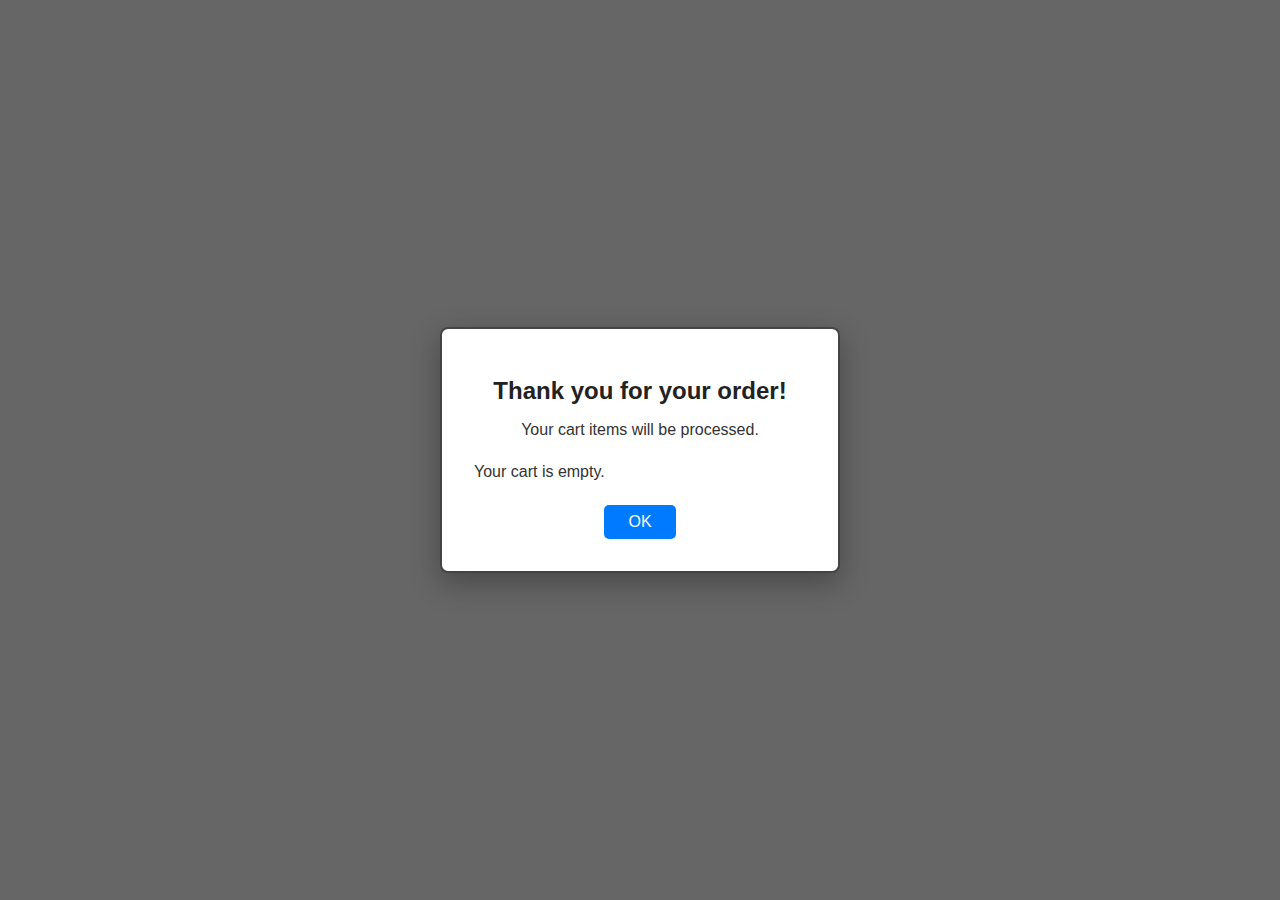
<file: checkout.html>
<!DOCTYPE html>
<html lang="en">
<head>
  <meta charset="UTF-8" />
  <title>Order Confirmation</title>
  <style>
    * {
      box-sizing: border-box;
    }

    body {
      margin: 0;
      padding: 0;
      background-color: rgba(0, 0, 0, 0.6);
      font-family: Arial, sans-serif;
      display: flex;
      justify-content: center;
      align-items: center;
      height: 100vh;
    }

    .dialog-box {
      background-color: #fff;
      width: 400px;
      max-width: 90%;
      border: 2px solid #444;
      border-radius: 8px;
      padding: 2rem;
      text-align: center;
      box-shadow: 0 10px 30px rgba(0,0,0,0.3);
    }

    .dialog-box h1 {
      font-size: 1.5rem;
      color: #222;
      margin-bottom: 1rem;
    }

    .dialog-box p {
      font-size: 1rem;
      color: #333;
      margin-bottom: 1.5rem;
    }

    .cart-summary {
      text-align: left;
      margin-bottom: 1.5rem;
    }

    .cart-item {
      margin-bottom: 0.5rem;
    }

    .cart-item span {
      display: block;
      font-size: 0.9rem;
    }

    .total {
      font-weight: bold;
      margin-top: 1rem;
      text-align: right;
    }

    button {
      padding: 0.5rem 1.5rem;
      font-size: 1rem;
      background-color: #007BFF;
      border: none;
      color: #fff;
      border-radius: 5px;
      cursor: pointer;
    }

    button:hover {
      background-color: #0056b3;
    }
  </style>
</head>
<body>
  <div class="dialog-box">
    <h1>Thank you for your order!</h1>
    <p>Your cart items will be processed.</p>

    <div class="cart-summary" id="cart-summary">
      <!-- Cart items will be injected here -->
    </div>

    <button onclick="closeDialog()">OK</button>
  </div>

  <script>
    const cart = JSON.parse(localStorage.getItem("cart")) || [];
    const summaryContainer = document.getElementById("cart-summary");

    let total = 0;

    if (cart.length === 0) {
      summaryContainer.innerHTML = "<p>Your cart is empty.</p>";
    } else {
      cart.forEach(item => {
        const itemTotal = item.price * item.qty;
        total += itemTotal;

        const itemElement = document.createElement("div");
        itemElement.classList.add("cart-item");
        itemElement.innerHTML = `
          <strong>${item.name}</strong>
          <span>₱${item.price.toLocaleString()} × ${item.qty}</span>
          <span>Subtotal: ₱${itemTotal.toLocaleString()}</span>
        `;
        summaryContainer.appendChild(itemElement);
      });

      const totalEl = document.createElement("div");
      totalEl.className = "total";
      totalEl.textContent = `Total: ₱${total.toLocaleString()}`;
      summaryContainer.appendChild(totalEl);
    }

    function closeDialog() {
      window.location.href = "product.html"; // Redirect back to homepage or product page
    }
  </script>
</body>
</html>
</file>
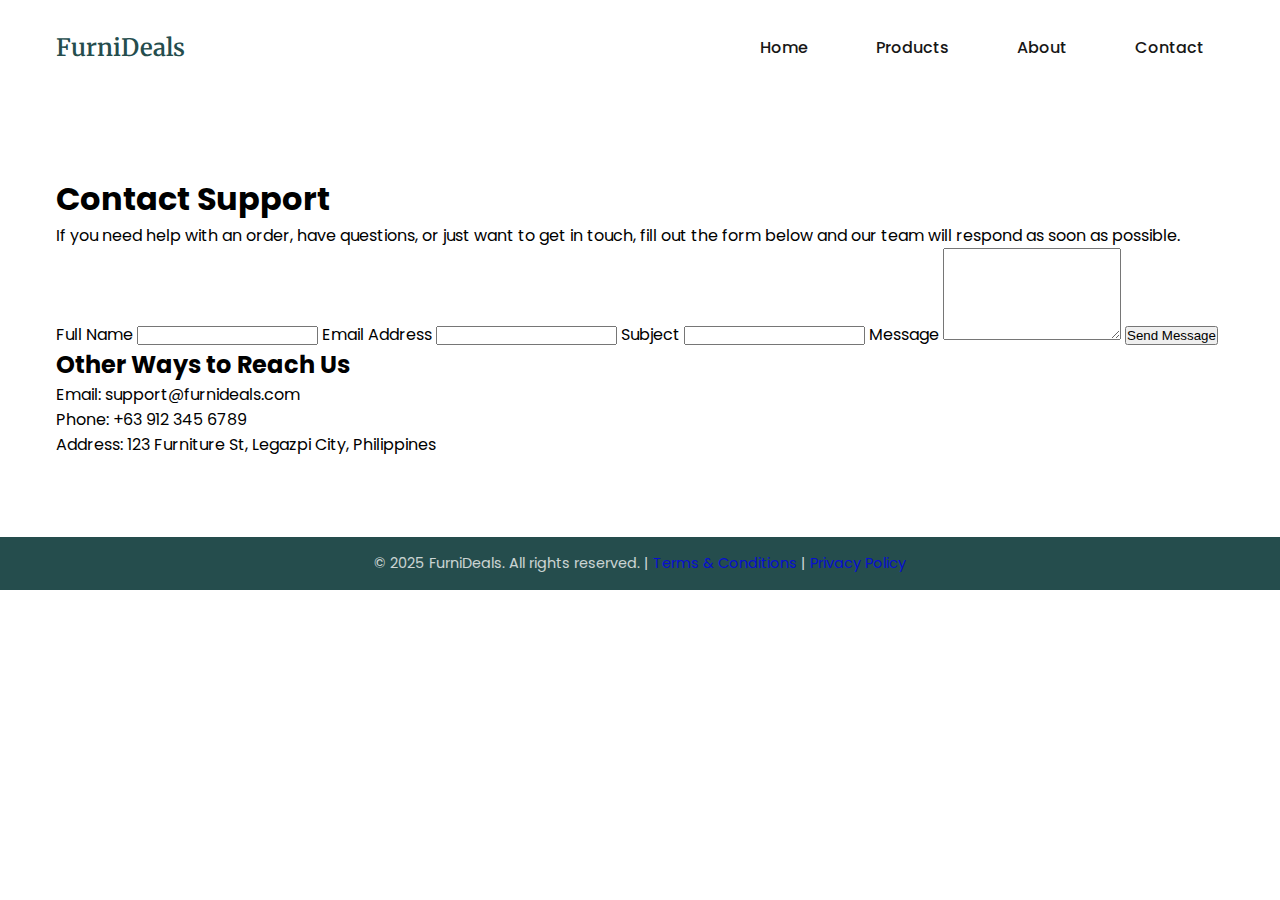
<file: contact.html>
<!DOCTYPE html>
<html lang="en">
  <head>
    <meta charset="UTF-8" />
    <meta name="viewport" content="width=device-width, initial-scale=1.0"/>
    <title>Contact Support | FurniDeals</title>
    <link rel="stylesheet" href="style.css" />
  </head>
  <body>
    <nav>
      <div class="nav__header">
        <div class="nav__logo">
          <a href="index.html" class="logo">FurniDeals</a>
        </div>
        <ul class="nav__links">
          <li><a href="index.html">Home</a></li>
          <li><a href="product.html">Products</a></li>
          <li><a href="about.html">About</a></li>
          <li><a href="contact.html">Contact</a></li>
        </ul>
      </div>
    </nav>

    <main class="section__container">
      <h1>Contact Support</h1>
      <p>If you need help with an order, have questions, or just want to get in touch, fill out the form below and our team will respond as soon as possible.</p>

      <form class="contact__form" action="#" method="POST">
        <label for="name">Full Name</label>
        <input type="text" id="name" name="name" required />

        <label for="email">Email Address</label>
        <input type="email" id="email" name="email" required />

        <label for="subject">Subject</label>
        <input type="text" id="subject" name="subject" required />

        <label for="message">Message</label>
        <textarea id="message" name="message" rows="6" required></textarea>

        <button type="submit" class="btn">Send Message</button>
      </form>

      <div class="contact__info">
        <h2>Other Ways to Reach Us</h2>
        <p>Email: support@furnideals.com</p>
        <p>Phone: +63 912 345 6789</p>
        <p>Address: 123 Furniture St, Legazpi City, Philippines</p>
      </div>
    </main>

    <footer class="footer">
      <div class="footer__bar">
        &copy; 2025 FurniDeals. All rights reserved. |
        <a href="terms.html">Terms & Conditions</a> |
        <a href="privacy.html">Privacy Policy</a>
      </div>
    </footer>
  </body>
</html>
</file>
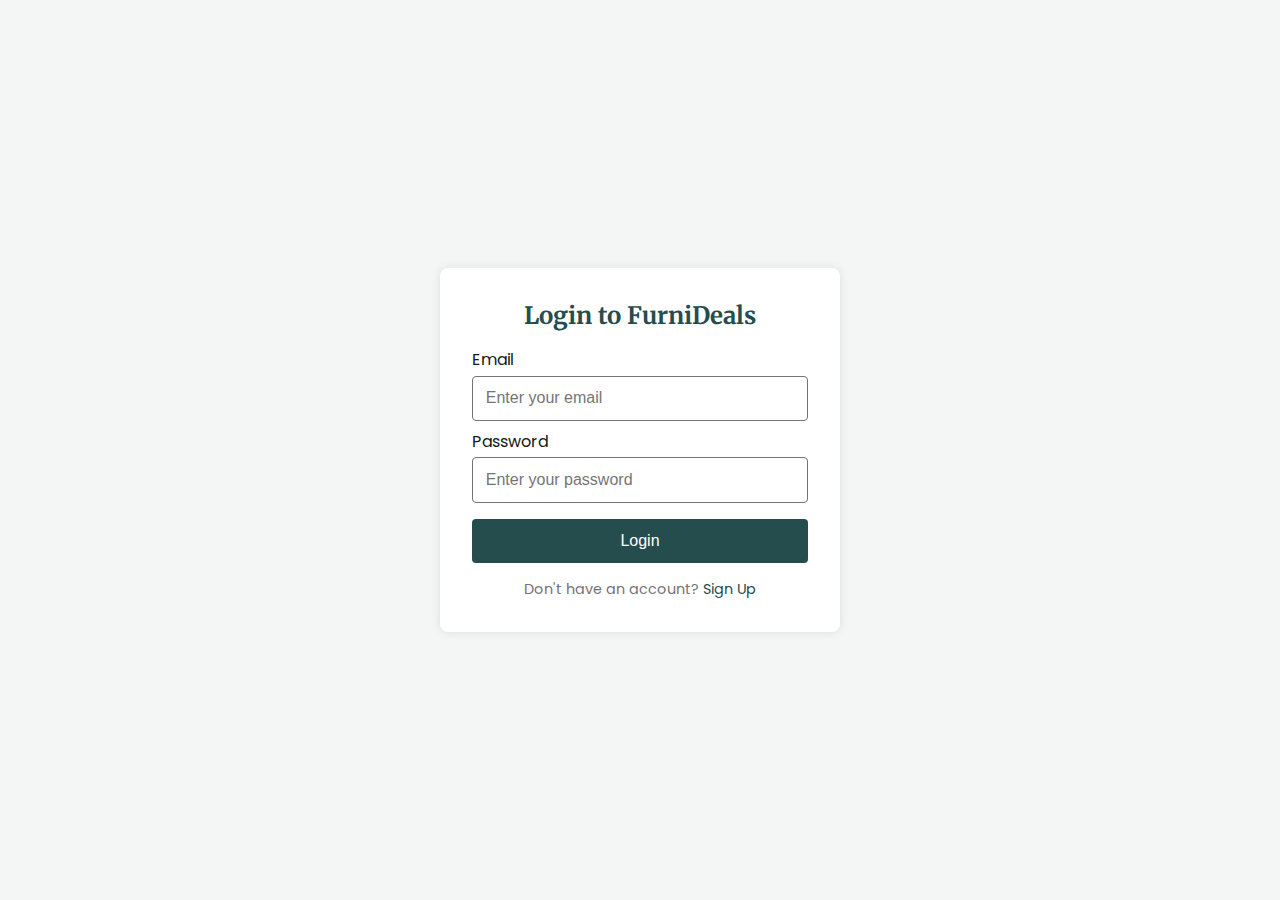
<file: login.html>
<!DOCTYPE html>
<html lang="en">
  <head>
    <meta charset="UTF-8" />
    <meta name="description" content="Login to FurniDeals for personalized shopping experiences." />
    <meta name="viewport" content="width=device-width, initial-scale=1.0" />
    <title>Login | FurniDeals</title>
    <link rel="stylesheet" href="login.css" />
  </head>
  <body>
    <div class="login-container">
      <form class="login-form" id="login-form">
        <h2>Login to FurniDeals</h2>

        <label for="email">Email</label>
        <input type="email" id="email" placeholder="Enter your email" required />

        <label for="password">Password</label>
        <input type="password" id="password" placeholder="Enter your password" required />

        <button type="submit">Login</button>

        <p class="signup-text">
          Don't have an account? <a href="signup.html">Sign Up</a>
        </p>
      </form>
    </div>

    <script>
      // Handling form submission and redirect
      const form = document.getElementById('login-form');

      form.addEventListener('submit', function (e) {
        e.preventDefault(); // Prevent form from submitting the default way

        const email = document.getElementById('email').value.trim();
        const password = document.getElementById('password').value.trim();

        if (email && password) {
          sessionStorage.setItem('loggedIn', 'true');
          window.location.href = "index.html"; 
        } else {
          alert("Please enter valid credentials.");
        }
      });
    </script>
  </body>
</html>
</file>
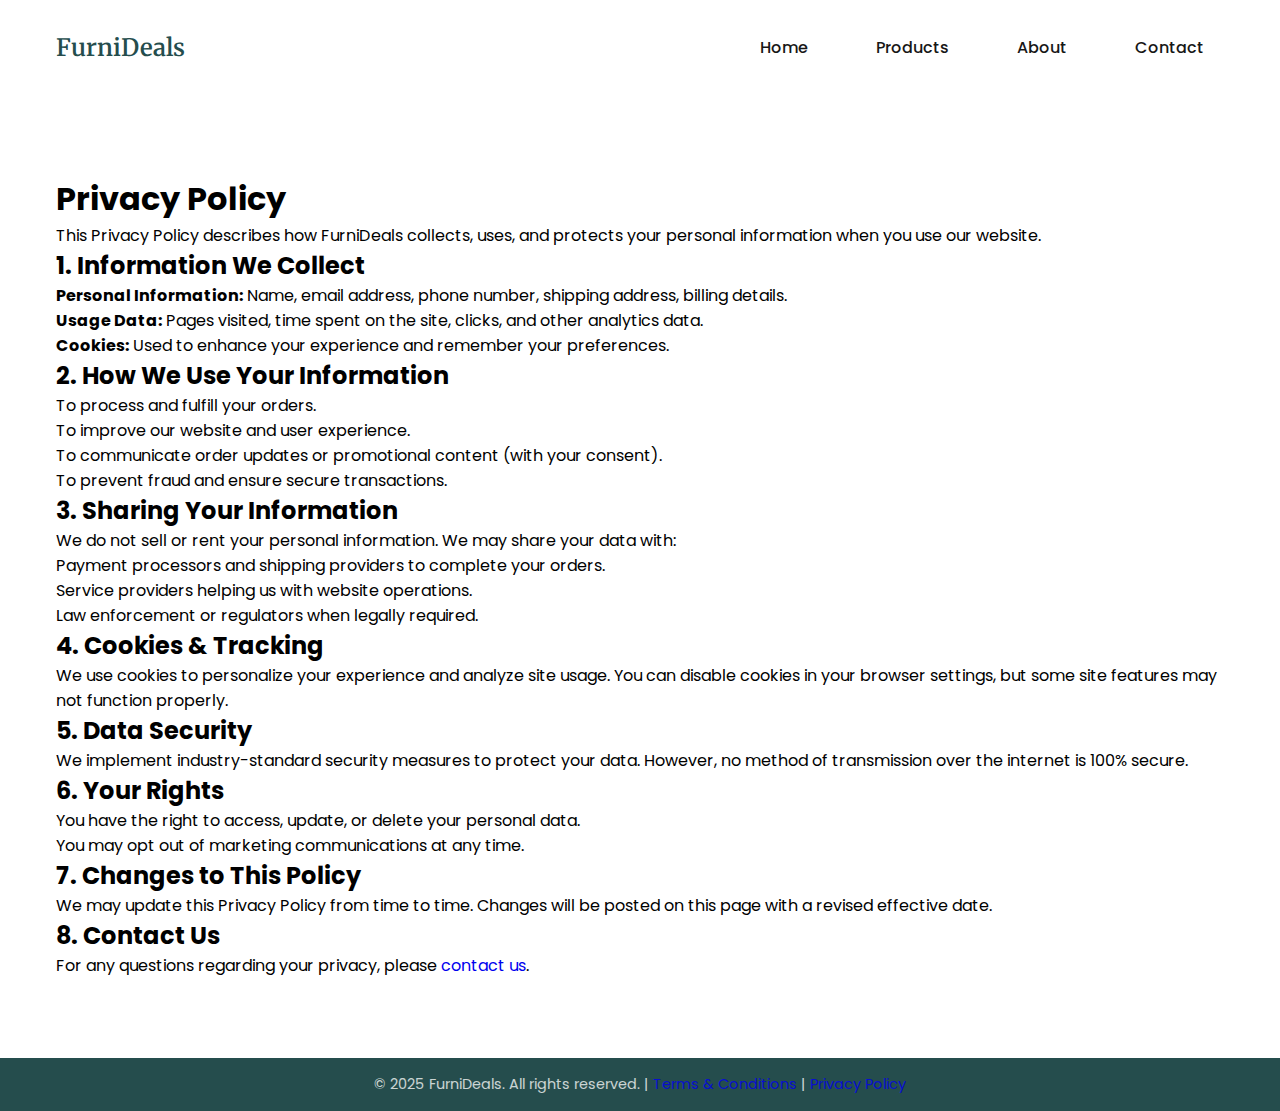
<file: privacy.html>
<!DOCTYPE html>
<html lang="en">
  <head>
    <meta charset="UTF-8" />
    <meta name="viewport" content="width=device-width, initial-scale=1.0" />
    <meta name="description" content="FurniDeals Privacy Policy outlining how we collect, use, and protect your personal data.">
    <title>Privacy Policy | FurniDeals</title>
    <link rel="stylesheet" href="style.css" />
  </head>
  <body>
    <nav>
      <div class="nav__header" >
        <div class="nav__logo">
          <a href="index.html" class="logo">FurniDeals</a>
        </div>
        <ul class="nav__links">
          <li><a href="index.html">Home</a></li>
          <li><a href="product.html">Products</a></li>
          <li><a href="about.html">About</a></li>
          <li><a href="contact.html">Contact</a></li>
        </ul>
      </div>
    </nav>

    <main class="section__container">
      <h1>Privacy Policy</h1>
      <p>This Privacy Policy describes how FurniDeals collects, uses, and protects your personal information when you use our website.</p>

      <h2>1. Information We Collect</h2>
      <ul>
        <li><strong>Personal Information:</strong> Name, email address, phone number, shipping address, billing details.</li>
        <li><strong>Usage Data:</strong> Pages visited, time spent on the site, clicks, and other analytics data.</li>
        <li><strong>Cookies:</strong> Used to enhance your experience and remember your preferences.</li>
      </ul>

      <h2>2. How We Use Your Information</h2>
      <ul>
        <li>To process and fulfill your orders.</li>
        <li>To improve our website and user experience.</li>
        <li>To communicate order updates or promotional content (with your consent).</li>
        <li>To prevent fraud and ensure secure transactions.</li>
      </ul>

      <h2>3. Sharing Your Information</h2>
      <p>
        We do not sell or rent your personal information. We may share your data with:
      </p>
        <ul>
          <li>Payment processors and shipping providers to complete your orders.</li>
          <li>Service providers helping us with website operations.</li>
          <li>Law enforcement or regulators when legally required.</li>
        </ul>

      <h2>4. Cookies & Tracking</h2>
      <p>
        We use cookies to personalize your experience and analyze site usage. You can disable cookies in your browser settings, but some site features may not function properly.
      </p>

      <h2>5. Data Security</h2>
      <p>
        We implement industry-standard security measures to protect your data. However, no method of transmission over the internet is 100% secure.
      </p>

      <h2>6. Your Rights</h2>
      <ul>
        <li>You have the right to access, update, or delete your personal data.</li>
        <li>You may opt out of marketing communications at any time.</li>
      </ul>

      <h2>7. Changes to This Policy</h2>
      <p>
        We may update this Privacy Policy from time to time. Changes will be posted on this page with a revised effective date.
      </p>

      <h2>8. Contact Us</h2>
      <p>
        For any questions regarding your privacy, please <a href="contact.html">contact us</a>.
      </p>
    </main>

    <footer class="footer">
      <div class="footer__bar">
        &copy; 2025 FurniDeals. All rights reserved. |
        <a href="terms.html">Terms & Conditions</a> |
        <a href="privacy.html">Privacy Policy</a>
      </div>
    </footer>
  </body>
</html>
</file>
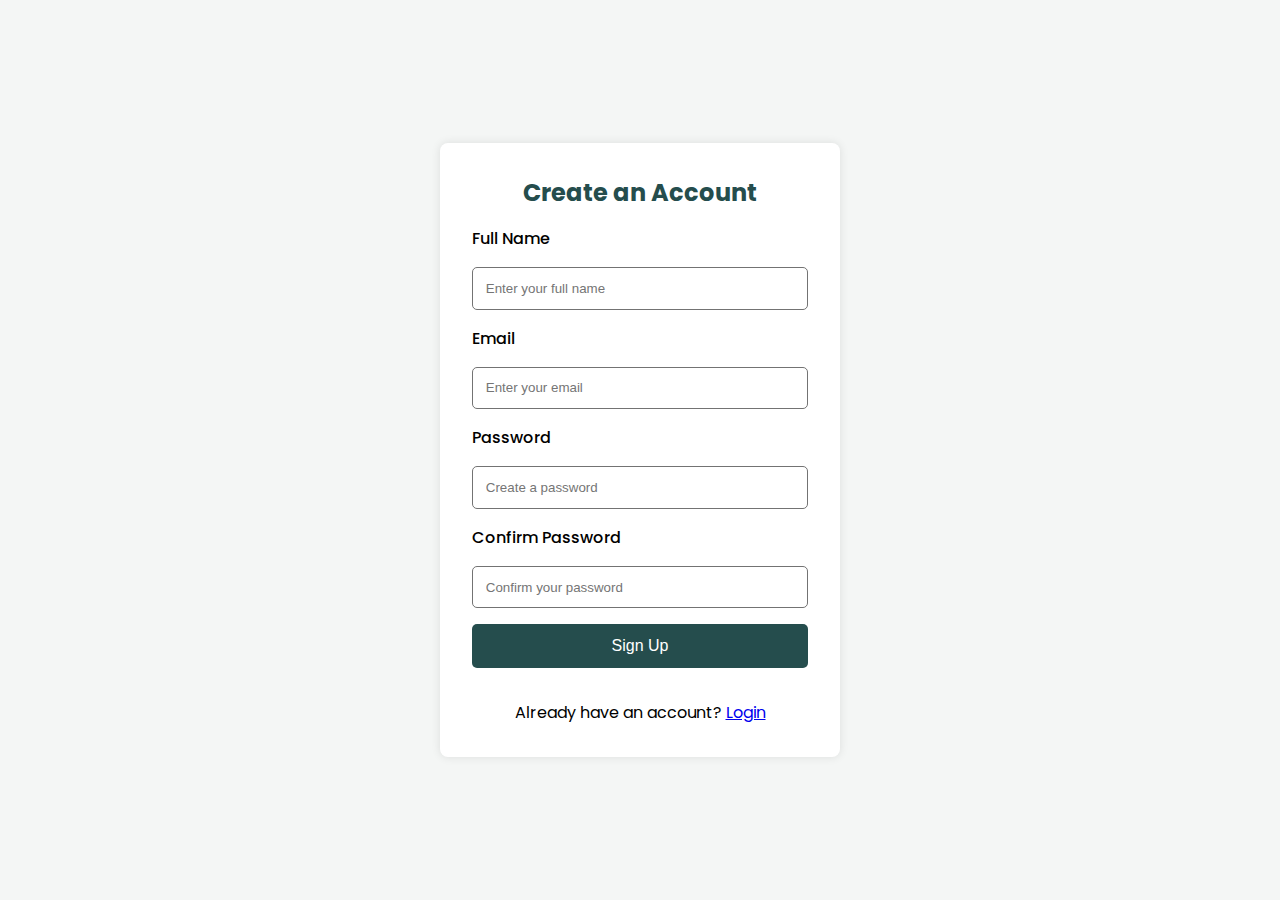
<file: signup.html>
<!DOCTYPE html>
<html lang="en">
<head>
    <meta charset="UTF-8">
    <meta name="viewport" content="width=device-width, initial-scale=1.0">
    <title>Sign Up | HavenSpace</title>
    <link rel="stylesheet" href="login.css">
</head>
<body>
    <div class="signup-container">
        <form class="signup-form" onsubmit="redirectToLogin(event)">
            <h2>Create an Account</h2>
            
            <label for="name">Full Name</label>
            <input type="text" id="name" placeholder="Enter your full name" required>

            <label for="email">Email</label>
            <input type="email" id="email" placeholder="Enter your email" required>

            <label for="password">Password</label>
            <input type="password" id="password" placeholder="Create a password" required>

            <label for="confirm-password">Confirm Password</label>
            <input type="password" id="confirm-password" placeholder="Confirm your password" required>
            
            <button type="submit">Sign Up</button>
            
            <p class="login-text">Already have an account? <a href="login.html">Login</a></p>
        </form>
    </div>
    <script>
        function redirectToLogin(event) {
            event.preventDefault(); // Prevent form submission for now
            alert("Signup successful! Redirecting to login page...");
            window.location.href = "login.html"; // Redirect to login page
        }
    </script>
    
</body>
</html>
</file>
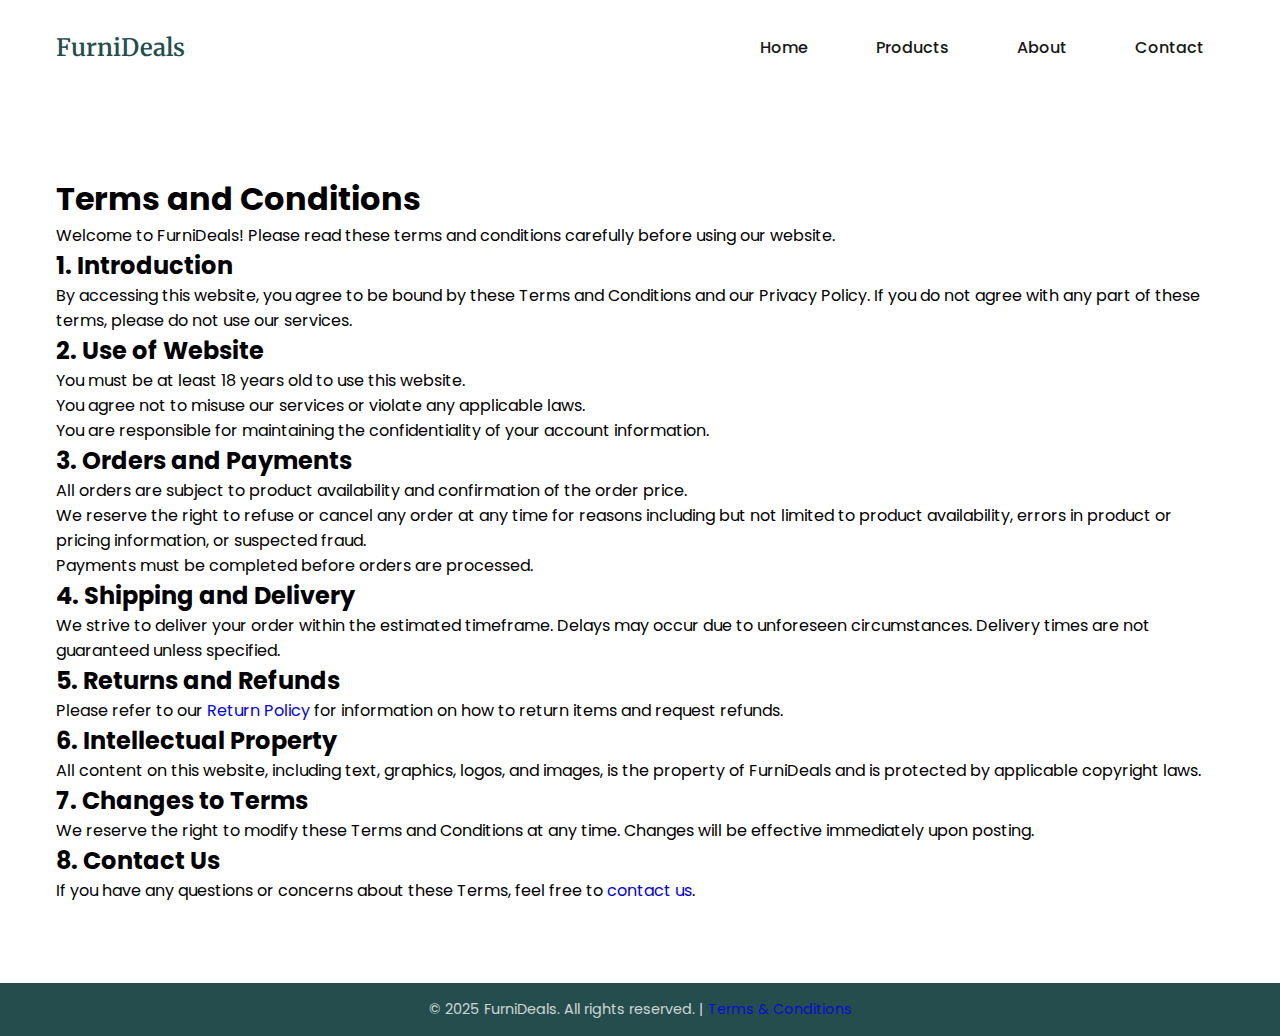
<file: terms.html>
<!DOCTYPE html>
<html lang="en">
  <head>
    <meta charset="UTF-8" />
    <meta name="viewport" content="width=device-width, initial-scale=1.0" />
    <title>Terms & Conditions | FurniDeals</title>
    <link rel="stylesheet" href="style.css" />
  </head>
  <body>
    <nav>
      <div class="nav__header">
        <div class="nav__logo">
          <a href="index.html" class="logo">FurniDeals</a>
        </div>
        <ul class="nav__links">
          <li><a href="index.html">Home</a></li>
          <li><a href="product.html">Products</a></li>
          <li><a href="about.html">About</a></li>
          <li><a href="contact.html">Contact</a></li>
        </ul>
      </div>
    </nav>

    <main class="section__container">
      <h1>Terms and Conditions</h1>
      <p>Welcome to FurniDeals! Please read these terms and conditions carefully before using our website.</p>

      <h2>1. Introduction</h2>
      <p>
        By accessing this website, you agree to be bound by these Terms and Conditions and our Privacy Policy. If you do not agree with any part of these terms, please do not use our services.
      </p>

      <h2>2. Use of Website</h2>
      <ul>
        <li>You must be at least 18 years old to use this website.</li>
        <li>You agree not to misuse our services or violate any applicable laws.</li>
        <li>You are responsible for maintaining the confidentiality of your account information.</li>
      </ul>

      <h2>3. Orders and Payments</h2>
      <ul>
        <li>All orders are subject to product availability and confirmation of the order price.</li>
        <li>We reserve the right to refuse or cancel any order at any time for reasons including but not limited to product availability, errors in product or pricing information, or suspected fraud.</li>
        <li>Payments must be completed before orders are processed.</li>
      </ul>

      <h2>4. Shipping and Delivery</h2>
      <p>
        We strive to deliver your order within the estimated timeframe. Delays may occur due to unforeseen circumstances. Delivery times are not guaranteed unless specified.
      </p>

      <h2>5. Returns and Refunds</h2>
      <p>
        Please refer to our <a href="returns.html">Return Policy</a> for information on how to return items and request refunds.
      </p>

      <h2>6. Intellectual Property</h2>
      <p>
        All content on this website, including text, graphics, logos, and images, is the property of FurniDeals and is protected by applicable copyright laws.
      </p>

      <h2>7. Changes to Terms</h2>
      <p>
        We reserve the right to modify these Terms and Conditions at any time. Changes will be effective immediately upon posting.
      </p>

      <h2>8. Contact Us</h2>
      <p>
        If you have any questions or concerns about these Terms, feel free to <a href="contact.html">contact us</a>.
      </p>
    </main>

    <footer class="footer">
      <div class="footer__bar">
        &copy; 2025 FurniDeals. All rights reserved. | <a href="terms.html">Terms & Conditions</a>
      </div>
    </footer>
  </body>
</html>
</file>
<file: style.css>
@import url("https://fonts.googleapis.com/css2?family=Merriweather:ital,wght@0,300;0,400;0,700;0,900;1,300;1,400;1,700;1,900&family=Poppins:ital,wght@0,100;0,200;0,300;0,400;0,500;0,600;0,700;0,800;0,900;1,100;1,200;1,300;1,400;1,500;1,600;1,700;1,800;1,900&display=swap");

:root {
  --primary-color: #254d4d;
  --text-dark: #171717;
  --text-light: #737373;
  --extra-light: #f4f6f5;
  --white: #ffffff;
  --max-width: 1200px;
  --header-font: "Merriweather", serif;
}

* {
  padding: 0;
  margin: 0;
  box-sizing: border-box;
}

.section__container {
  max-width: var(--max-width);
  margin: auto;
  padding: 5rem 1rem;
}

.section__header {
  margin-bottom: 1rem;
  font-size: 2.5rem;
  font-weight: 600;
  font-family: var(--header-font);
  color: var(--primary-color);
}

.section__description {
  font-size: 1.1rem;
  color: var(--text-light);
}

.logo {
  font-size: 1.5rem;
  font-weight: 600;
  font-family: var(--header-font);
}

img {
  display: flex;
  width: 80%;
}

a {
  text-decoration: none;
  transition: 0.3s;
}

ul {
  list-style: none;
}


html,
body {
  scroll-behavior: smooth;
}

body {
  font-family: "Poppins", sans-serif;
}

nav {
  position: fixed;
  isolation: isolate;
  width: 100%;
  max-width: var(--max-width);
  margin-inline: auto;
  z-index: 9;
}

.nav__header {
  padding: 1rem;
  width: 100%;
  display: flex;
  align-items: center;
  justify-content: space-between;
  background-color: var(--primary-color);
}

.nav__logo .logo {
  color: var(--white);
}

.nav__menu__btn {
  font-size: 1.5rem;
  color: var(--white);
  cursor: pointer;
}

.nav__links {
  position: absolute;
  top: 65px;
  left: 0;
  width: 100%;
  padding: 2rem;
  display: flex;
  align-items: center;
  justify-content: center;
  flex-direction: column;
  gap: 2rem;
  background-color: var(--primary-color);
  transition: 0.5s;
  z-index: -1;
  transform: translateY(-100%);
}

.nav__links.open {
  transform: translateY(0);
}

.nav__links a {
  font-weight: 500;
  color: var(--white);
}

.nav__search {
  display: none;
}

.header__container {
  display: grid;
  overflow: hidden;
}

.header__image {
  grid-area: 1/1/2/2;
}

.header__image img {
  max-width: 900px;
  margin-left: auto;
}

.header__content {
  grid-area: 1/1/2/2;
  display: flex;
  align-items: center;
}

.header__content > div {
  max-width: 500px;
  padding: 4rem 1rem;
  background-color: rgba(255, 255, 255, 0.5);
  backdrop-filter: blur(10px);
}

.header__content h1 {
  margin-bottom: 1rem;
  font-size: 4rem;
  font-weight: 600;
  font-family: var(--header-font);
  color: var(--primary-color);
}

.header__content p {
  font-size: 1.2rem;
  color: var(--text-light);
}

.deals__container {
  display: grid;
  gap: 2rem;
}

.deals__card span {
  display: inline-block;
  margin-bottom: 0.5rem;
  font-size: 2rem;
}

.deals__card h4 {
  margin-bottom: 0.5rem;
  font-size: 1.2rem;
  font-weight: 600;
  color: var(--text-dark);
}

.deals__card p {
  color: var(--text-light);
}

.about__header {
  display: flex;
  flex-direction: column;
  gap: 2rem;
}

.about__header .section__description {
  max-width: 600px;
}

.about__btn {
  width: fit-content;
  padding: 0.75rem 1.5rem;
  outline: none;
  border: none;
  font-size: 1rem;
  color: var(--white);
  white-space: nowrap;
  background-color: var(--primary-color);
  border-radius: 5px;
  transition: 0.3s;
  cursor: pointer;
}

.about__content {
  margin-top: 2rem;
  display: grid;
  gap: 2rem;
}

.about__grid {
  display: grid;
  gap: 2rem;
}

.about__image {
  overflow: hidden;
}

.about__card h3 {
  margin-bottom: 0.5rem;
  font-size: 2.5rem;
  font-weight: 600;
  color: var(--primary-color);
}

.about__card h4 {
  margin-bottom: 0.5rem;
  font-size: 1.5rem;
  font-weight: 600;
  color: var(--primary-color);
}

.about__card p {
  color: var(--text-light);
}

/* ==== Product Page Styles ==== */

/* Product Header */
.product__header {
  text-align: center;
  padding: 4rem 1rem 2rem;
}

.product__header h1 {
  font-size: 2.5rem;
  color: #333;
  margin-bottom: 0.5rem;
}

.product__header p {
  color: #666;
  font-size: 1rem;
}

/* Product Container */
.product__container {
  padding: 2rem 1rem;
  max-width: 1400px;
  margin: 0 auto;
}

/* Product Grid */
.product__grid {
  display: grid;
  grid-template-columns: repeat(4, 1fr); /* Default: 4 per row */
  gap: 2rem;
}

@media (max-width: 1024px) {
  .product__grid {
    grid-template-columns: repeat(3, 1fr); /* Medium screens: 3 per row */
  }
}

@media (max-width: 768px) {
  .product__grid {
    grid-template-columns: repeat(2, 1fr); /* Tablets: 2 per row */
  }
}

@media (max-width: 480px) {
  .product__grid {
    grid-template-columns: 1fr; /* Mobile: 1 per row */
  }
}

/* Product Card */
/* Product Card */
.product__card {
    display: flex;
    flex-direction: column;
    justify-content: space-between;
    height: 100%;
  
}

/* Product Image */
.product__card img {
  width: 100%;
  height: 200px; /* Fixed height for image */
  object-fit: contain; /* Image will fit, no crop */
  border-radius: 8px;
  margin-bottom: 1rem;
}

/* Product Content */
.product__content {
  display: flex;
  flex-direction: column;
  justify-content: space-between;
  flex-grow: 1;
}

/* Product Name and Price */
.product__card h4, .product__card p {
  margin: 0.5rem 0;
}

/* Hover effect */
.product__card:hover {
  transform: translateY(-5px);
  box-shadow: 0 8px 20px rgba(0,0,0,0.1);
}

/* Product Content Layout Fix */
.product__content {
  display: flex;
  flex-direction: column;
  height: 100%;
  justify-content: space-between;
}

/* Horizontal Button Group */
.button-group-horizontal {
  display: flex;
  justify-content: space-between;
  gap: 0.5rem;
  margin-top: 1rem;
}

/* Button Styles */
.add-to-cart-btn,
.buy-now-btn {
  flex: 1;
  padding: 0.6rem;
  border: none;
  border-radius: 6px;
  cursor: pointer;
  font-weight: bold;
  font-size: 0.9rem;
  transition: background-color 0.3s ease;
  white-space: nowrap;
}

/* Add to Cart */
.add-to-cart-btn {
  background-color: #ff914d;
  color: #fff;
}

.add-to-cart-btn:hover {
  background-color: #ff751a;
}

/* Buy Now */
.buy-now-btn {
  background-color: #4CAF50;
  color: #fff;
}

.buy-now-btn:hover {
  background-color: #3e8e41;
}


.cart-container {
  background-color: #fafafa;
  border: 1px solid #ccc;
  padding: 1rem;
  margin: 2rem auto;
  max-width: 400px;
  border-radius: 10px;
  box-shadow: 0 2px 10px rgba(0,0,0,0.05);
}

.cart-container h2 {
  margin-bottom: 1rem;
}

.cart-container ul {
  list-style: none;
  padding: 0;
}

.cart-container li {
  display: flex;
  justify-content: space-between;
  margin-bottom: 10px;
}

.cart-container button {
  padding: 5px 10px;
  background-color: #e74c3c;
  border: none;
  color: #fff;
  border-radius: 4px;
  cursor: pointer;
}

.cart-container button:hover {
  background-color: #c0392b;
}

.nav__cart {
  position: relative;
  cursor: pointer;
  font-size: 24px;
  margin-left: 20px;
}

#cart-count {
  background-color: crimson;
  color: white;
  border-radius: 50%;
  padding: 2px 6px;
  font-size: 12px;
  position: absolute;
  top: -8px;
  right: -10px;
}

.cart-drawer {
  position: fixed;
  top: 0;
  right: -100%;
  width: 350px;
  height: 100%;
  background-color: #fff;
  box-shadow: -2px 0 10px rgba(0,0,0,0.1);
  padding: 1rem;
  transition: right 0.3s ease;
  z-index: 1001;
  display: flex;
  flex-direction: column;
  justify-content: space-between;
}

.cart-drawer.active {
  right: 0;
}

.cart-header {
  display: flex;
  justify-content: space-between;
  align-items: center;
  border-bottom: 1px solid #ddd;
  padding-bottom: 0.5rem;
}

.cart-footer {
  border-top: 1px solid #ddd;
  padding-top: 1rem;
}

.cart-drawer ul {
  list-style: none;
  padding: 0;
  overflow-y: auto;
  flex-grow: 1;
}

.cart-drawer li {
  display: flex;
  justify-content: space-between;
  align-items: center;
  margin-bottom: 15px;
}

.cart-drawer img {
  width: 50px;
  height: 50px;
  object-fit: cover;
  margin-right: 10px;
}

.cart-backdrop {
  position: fixed;
  top: 0;
  left: 0;
  width: 100%;
  height: 100%;
  background: rgba(0,0,0,0.4);
  z-index: 1000;
  display: none;
}

.cart-backdrop.active {
  display: block;
}

.close-cart {
  cursor: pointer;
  font-size: 24px;
}

* Product Section */
.section__container {
  padding: 2rem;
}
.section__header {
  text-align: center;
  font-size: 1.8rem;
  margin-bottom: 2rem;
}
.product__grid {
  display: grid;
  grid-template-columns: repeat(auto-fit, minmax(230px, 1fr));
  gap: 1.5rem;
}
.product__card {
  background: white;
  padding: 1rem;
  border-radius: 8px;
  border: 1px solid #eee;
  text-align: center;
}
.product__card h4 {
  margin: 0.5rem 0;
}
.product__card p {
  color: #f2784b;
  font-weight: bold;
}
.add-to-cart-btn {
  background: #f2784b;
  color: white;
  border: none;
  padding: 0.5rem 1rem;
  border-radius: 5px;
  cursor: pointer;
}
.add-to-cart-btn:hover {
  background: #e0622c;
}

/* Cart Drawer */
.cart-drawer {
  position: fixed;
  top: 0;
  right: -400px;
  width: 360px;
  height: 100%;
  background: white;
  box-shadow: -2px 0 10px rgba(0, 0, 0, 0.1);
  transition: right 0.3s ease;
  z-index: 1001;
  display: flex;
  flex-direction: column;
}
.cart-drawer.active {
  right: 0;
}
.cart-header {
  padding: 1rem;
  background: #f2784b;
  color: white;
  display: flex;
  justify-content: space-between;
  align-items: center;
}
.cart-header h3 {
  margin: 0;
}
.close-cart {
  font-size: 1.5rem;
  cursor: pointer;
}
#cart-items {
  flex-grow: 1;
  list-style: none;
  padding: 1rem;
  overflow-y: auto;
}
#cart-items li {
  border-bottom: 1px solid #eee;
  padding: 0.5rem 0;
}
.cart-info {
  display: flex;
  align-items: center;
  gap: 0.8rem;
}
.cart-info img {
  width: 60px;
  height: 60px;
  object-fit: cover;
}
.cart-name {
  flex-grow: 1;
}
.qty-controls {
  display: flex;
  align-items: center;
  margin-top: 0.3rem;
}
.qty-controls button {
  width: 25px;
  height: 25px;
  border: none;
  background: #ddd;
  font-size: 1rem;
  cursor: pointer;
  border-radius: 4px;
}
.qty-controls span {
  padding: 0 8px;
}
.cart-footer {
  padding: 1rem;
  border-top: 1px solid #eee;
}
.cart-footer p {
  font-size: 1.2rem;
  margin-bottom: 1rem;
}
.cart-buttons {
  display: flex;
  justify-content: space-between;
}
.cart-buttons button {
  padding: 0.5rem 1rem;
  border: none;
  background: #f2784b;
  color: white;
  font-weight: bold;
  border-radius: 4px;
  cursor: pointer;
}
.cart-buttons button:hover {
  background: #e0622c;
}

/* Cart Backdrop */
.cart-backdrop {
  position: fixed;
  top: 0;
  left: 0;
  width: 100%;
  height: 100%;
  background: rgba(0, 0, 0, 0.3);
  display: none;
  z-index: 1000;
}
.cart-backdrop.active {
  display: block;
}

/* Responsive */
@media screen and (max-width: 768px) {
  nav {
    flex-direction: column;
    align-items: flex-start;
  }
  .nav__links {
    flex-wrap: wrap;
    gap: 1rem;
  }
  .header__container {
    flex-direction: column;
  }
  .cart-drawer {
    width: 100%;
  }
}


/* Mission/Vision Section Styles */
.mission-vision {
    background-color: #f4f4f4;
    padding: 60px 20px;
    text-align: center;
}

.mission-vision .container {
    max-width: 1000px;
    margin: 0 auto;
}

.mission-vision h2 {
    font-size: 28px;
    color: #004080;
    margin-bottom: 20px;
}

.mission-vision .content {
    display: flex;
    justify-content: space-between;
    gap: 20px;
}

.mission, .vision {
    flex: 1;
    background: white;
    padding: 20px;
    border-radius: 10px;
    box-shadow: 0 4px 6px rgba(0, 0, 0, 0.1);
}

.mission h3, .vision h3 {
    color: #002060;
    font-size: 22px;
    margin-bottom: 10px;
}

.mission p, .vision p {
    color: #333;
    font-size: 16px;
    line-height: 1.6;
}

/* Responsive Styles */
@media screen and (max-width: 768px) {
    .mission-vision .content {
        flex-direction: column;
    }
}

.client__content {
  padding: 4rem 1rem;
  background-color: var(--extra-light);
  border-radius: 1rem;
}

.client__content :is(.section__header, .section__description) {
  max-width: 550px;
  margin-inline: auto;
  text-align: center;
}

.client__content .section__header {
  font-size: 3.25rem;
}

.swiper {
  margin-top: 4rem;
  width: 100%;
}

.client__card {
  display: grid;
  gap: 2rem;
  max-width: 750px;
  margin-inline: auto;
  text-align: center;
}

.client__card img {
  max-width: 250px;
  margin-inline: auto;
}

.client__card p {
  margin-bottom: 2rem;
  font-size: 1.2rem;
  color: var(--text-light);
  font-style: italic;
}

.client__card h4 {
  font-size: 1.5rem;
  font-weight: 500;
  color: var(--text-dark);
}

.client__card h5 {
  font-size: 1rem;
  font-weight: 500;
  color: var(--text-light);
}

/* FAQ Section Styles */
.faq {
    background-color: #f4f4f4;
    padding: 60px 20px;
    text-align: center;
}

.faq .container {
    max-width: 800px;
    margin: 0 auto;
}

.faq h2 {
    font-size: 28px;
    color: #004080;
    margin-bottom: 20px;
}

.faq-item {
    background: white;
    border-radius: 10px;
    box-shadow: 0 4px 6px rgba(0, 0, 0, 0.1);
    margin-bottom: 10px;
    overflow: hidden;
}

.faq-question {
    width: 100%;
    text-align: left;
    background: #004080;
    color: white;
    font-size: 18px;
    padding: 15px;
    border: none;
    cursor: pointer;
    display: flex;
    justify-content: space-between;
    align-items: center;
    font-weight: bold;
}

.faq-question:hover {
    background: #002060;
}

.faq-answer {
    display: none;
    padding: 15px;
    font-size: 16px;
    color: #333;
    text-align: left;
}

/* Responsive Styles */
@media screen and (max-width: 768px) {
    .faq .container {
        padding: 0 15px;
    }
}


.footer {
  background-color: var(--primary-color);
}

.footer__container {
  display: grid;
  gap: 4rem 2rem;
}

.footer__logo {
  margin-bottom: 1rem;
}

.footer__logo .logo {
  color: var(--white);
}

.footer__col p {
  margin-bottom: 2rem;
  color: var(--extra-light);
  opacity: 0.8;
}

.footer__socials {
  display: flex;
  align-items: center;
  gap: 1rem;
}

.footer__socials a {
  font-size: 1.5rem;
  color: var(--white);
}

.footer__socials a:hover {
  opacity: 0.5;
}

.footer__col h4 {
  margin-bottom: 1rem;
  font-size: 1.2rem;
  font-weight: 400;
  color: var(--white);
}

.footer__links {
  display: grid;
  gap: 1rem;
}

.footer__links a {
  color: var(--extra-light);
  opacity: 0.8;
}

.footer__links a:hover {
  opacity: 1;
}

.footer__bar {
  padding: 1rem;
  font-size: 0.9rem;
  color: var(--extra-light);
  opacity: 0.8;
  text-align: center;
}

@media (width > 540px) {
  .deals__container {
    grid-template-columns: repeat(2, 1fr);
  }

  .about__grid {
    grid-template-columns: repeat(2, 1fr);
  }

  .product__grid {
    grid-template-columns: repeat(2, 1fr);
  }

  .footer__container {
    grid-template-columns: repeat(2, 1fr);
  }
}

@media (width > 768px) {
  nav {
    position: static;
    padding: 2rem 1rem;
    display: flex;
    align-items: center;
    justify-content: space-between;
    gap: 2rem;
  }

  .nav__header {
    flex: 1;
    padding: 0;
    background-color: transparent;
  }

  .nav__menu__btn {
    display: none;
  }

  .nav__logo .logo {
    color: var(--primary-color);
  }

  .nav__links {
    position: static;
    padding: 0;
    width: fit-content;
    flex-direction: row;
    gap: 3rem;
    background-color: transparent;
    transform: none;
  }

  .nav__links a {
    color: var(--text-dark);
  }

  .nav__links a:hover {
    color: var(--primary-color);
  }
  .nav__links.active {
  display: block; /* or whatever suits your layout */
  }

  .nav__search {
    flex: 1;
    display: flex;
    align-items: center;
    justify-content: flex-end;
    gap: 1rem;
  }

  .nav__search {
  display: flex;
  align-items: center;
  background: #fff;
  border-radius: 30px;
  padding: 0.3rem;
  box-shadow: 0 2px 5px rgba(0, 0, 0, 0.1);
  margin-left: auto;
  }

  .nav__search input {
    border: none;
    outline: none;
    padding: 0.4rem;
    font-size: 1rem;
    width: 200px;
  }

  .nav__search i {
    color: #333;
    font-size: 1.2rem;
    margin-left: 0.1rem;
    cursor: pointer;
  }

  .nav__search span {
    font-size: 1.5rem;
    font-weight: 500;
    color: var(--text-dark);
    cursor: pointer;
  }

  .search-suggestions {
    position: absolute;
    top: 100%;
    left: 0;
    width: 100%;
    background: white;
    border: 1px solid #ccc;
    border-top: none;
    max-height: 200px;
    overflow-y: auto;
    z-index: 1000;
    display: none;
  }

.search-suggestions li {
  padding: 10px;
  cursor: pointer;
}

.search-suggestions li:hover {
  background-color: #f2f2f2;
}

  .header__container {
    padding-top: 0;
  }

  .deals__container {
    grid-template-columns: repeat(3, 1fr);
  }

  .deals__card:nth-child(1) {
    grid-column: 1/4;
  }

  .about__header {
    flex-direction: row;
    align-items: center;
    justify-content: space-between;
  }

  .about__content {
    grid-template-columns: repeat(2, 1fr);
    align-items: center;
  }

  .about__image {
    grid-area: 1/2/2/3;
  }

  .product__grid {
    grid-template-columns: repeat(3, 1fr);
  }

  .client__card {
    grid-template-columns: repeat(2, 1fr);
    align-items: center;
    text-align: left;
  }

  .footer__container {
    grid-template-columns: repeat(4, 1fr);
  }
}

@media (width > 1024px) {
  .deals__container {
    grid-template-columns: repeat(4, 1fr);
  }

  .deals__card:nth-child(1) {
    grid-column: unset;
  }

  .about__grid {
    gap: 4rem 2rem;
  }
}

/* Testimonials Section */
#testimonials {
    text-align: center;
    padding: 4rem 2rem;
    background: #f9f9f9;
  }
  #testimonials h2 {
    font-size: 2rem;
    color: #333;
    margin-bottom: 1rem;
  }
  #testimonials p {
    font-size: 1.1rem;
    color: #555;
  }
  
  /* How It Works Section */
  #how-it-works {
    text-align: center;
    padding: 4rem 2rem;
    background: #fff;
  }
  #how-it-works h2 {
    font-size: 2rem;
    color: #222;
    margin-bottom: 1rem;
  }
  #how-it-works p {
    font-size: 1.1rem;
    color: #666;
  }
  
  /* FAQ Section */
  #faq {
    padding: 4rem 2rem;
    background: #f0f0f0;
    text-align: center;
  }
  #faq h2 {
    font-size: 2rem;
    color: #222;
    margin-bottom: 1rem;
  }
  #faq p {
    font-size: 1.1rem;
    color: #444;
  }
  
  /* Blog/News Section */
  #blog {
    padding: 4rem 2rem;
    background: #fff;
    text-align: center;
  }
  #blog h2 {
    font-size: 2rem;
    color: #222;
    margin-bottom: 1rem;
  }
  #blog p {
    font-size: 1.1rem;
    color: #555;
  }
  
  /* Tutorials Section */
  #tutorials {
    padding: 4rem 2rem;
    background: #f9f9f9;
    text-align: center;
  }
  #tutorials h2 {
    font-size: 2rem;
    color: #222;
  }
  #tutorials p {
    font-size: 1.1rem;
    color: #555;
  }
  
  /* Contact Form Section */
  #contact-form {
    padding: 4rem 2rem;
    background: #fff;
    text-align: center;
  }
  #contact-form h2 {
    font-size: 2rem;
    margin-bottom: 1rem;
  }
  #contact-form form {
    max-width: 500px;
    margin: 0 auto;
    display: flex;
    flex-direction: column;
    gap: 1rem;
  }
  #contact-form input,
  #contact-form textarea {
    width: 100%;
    padding: 0.8rem;
    border: 1px solid #ccc;
    border-radius: 5px;
  }
  #contact-form button {
    background: #333;
    color: #fff;
    padding: 0.8rem;
    border: none;
    cursor: pointer;
    transition: 0.3s ease;
  }
  #contact-form button:hover {
    background: #555;
  }
  
  /* Customer Support Section */
  #customer-support {
    text-align: center;
    padding: 4rem 2rem;
    background: #f9f9f9;
  }
  #customer-support h2 {
    font-size: 2rem;
    color: #222;
  }
  #customer-support p {
    font-size: 1.1rem;
    color: #666;
  }
  
  /* Downloads Section */
  #downloads {
    text-align: center;
    padding: 4rem 2rem;
    background: #fff;
  }
  #downloads h2 {
    font-size: 2rem;
    color: #222;
  }
  #downloads p {
    font-size: 1.1rem;
    color: #555;
  }
  
  /* User Account Section */
  #user-account {
    text-align: center;
    padding: 4rem 2rem;
    background: #f0f0f0;
  }
  #user-account h2 {
    font-size: 2rem;
    color: #222;
    margin-bottom: 1rem;
  }
  #user-account button {
    padding: 0.8rem 1.5rem;
    background: #333;
    color: #fff;
    border: none;
    margin: 0.5rem;
    cursor: pointer;
    transition: 0.3s;
  }
  #user-account button:hover {
    background: #555;
  }
  
  /* Terms & Privacy Section */
  #terms-privacy {
    text-align: center;
    padding: 4rem 2rem;
    background: #fff;
  }
  #terms-privacy h2 {
    font-size: 2rem;
    color: #222;
  }
  #terms-privacy p {
    font-size: 1.1rem;
    color: #666;
  }
  
  /* Social Media Section */
  #social-media {
    text-align: center;
    padding: 4rem 2rem;
    background: #f9f9f9;
  }
  #social-media h2 {
    font-size: 2rem;
    color: #222;
  }
  #social-media p {
    font-size: 1.1rem;
    color: #555;
  }
  
  /* Newsletter Section */
  #newsletter {
    text-align: center;
    padding: 4rem 2rem;
    background: #fff;
  }
  #newsletter h2 {
    font-size: 2rem;
    margin-bottom: 1rem;
  }
  #newsletter form {
    display: flex;
    justify-content: center;
    gap: 1rem;
    max-width: 400px;
    margin: 0 auto;
  }
  #newsletter input {
    padding: 0.8rem;
    width: 70%;
    border: 1px solid #ccc;
    border-radius: 5px;
  }
  #newsletter button {
    padding: 0.8rem 1rem;
    background: #333;
    color: #fff;
    border: none;
    cursor: pointer;
    transition: 0.3s;
  }
  #newsletter button:hover {
    background: #555;
  }
  
  /* Popup Background */
.popup {
  display: none;
  position: fixed;
  top: 0;
  left: 0;
  width: 100%;
  height: 100%;
  background: rgba(0, 0, 0, 0.5);
  justify-content: center;
  align-items: center;
}

/* Popup Content */
.popup-content {
  background: white;
  padding: 20px;
  width: 350px;
  border-radius: 10px;
  text-align: center;
  box-shadow: 0px 4px 6px rgba(0, 0, 0, 0.1);
  position: relative;
}

/* Close Button */
.close-btn {
  position: absolute;
  top: 10px;
  right: 15px;
  font-size: 20px;
  cursor: pointer;
}

/* Input and Button Styles */
.popup-content input,
.popup-content textarea {
  width: 100%;
  margin: 10px 0;
  padding: 10px;
  border: 1px solid #ccc;
  border-radius: 5px;
}

.popup-content button {
  padding: 10px;
  width: 100%;
  background: #28a745;
  color: white;
  border: none;
  border-radius: 5px;
  cursor: pointer;
}

.popup-content button:hover {
  background: #218838;
}

/* Popup Background */
.popup {
  display: none;
  position: fixed;
  top: 0;
  left: 0;
  width: 100%;
  height: 100%;
  background: rgba(0, 0, 0, 0.5);
  justify-content: center;
  align-items: center;
}

/* Popup Content */
.popup-content {
  background: white;
  padding: 20px;
  width: 350px;
  border-radius: 10px;
  text-align: center;
  box-shadow: 0px 4px 6px rgba(0, 0, 0, 0.1);
  position: relative;
}

/* Close Button */
.close-btn {
  position: absolute;
  top: 10px;
  right: 15px;
  font-size: 20px;
  cursor: pointer;
}

/* Input and Button Styles */
.popup-content input {
  width: 100%;
  margin: 10px 0;
  padding: 10px;
  border: 1px solid #ccc;
  border-radius: 5px;
}

.popup-content button {
  padding: 10px;
  width: 100%;
  background: #ff5722;
  color: white;
  border: none;
  border-radius: 5px;
  cursor: pointer;
}

.popup-content button:hover {
  background: #e64a19;
}

.swiper {
  width: 100%;
  max-width: 800px;
  margin: auto;
}

.swiper-slide {
  display: flex;
  justify-content: center;
  align-items: center;
}

.client__card {
  background: white;
  padding: 20px;
  border-radius: 10px;
  box-shadow: 0px 4px 6px rgba(0, 0, 0, 0.1);
  text-align: center;
  max-width: 500px;
  margin: auto;
}

/* General Popup Styles */
.popup {
  display: none;
  position: fixed;
  top: 0;
  left: 0;
  width: 100%;
  height: 100%;
  background: rgba(0, 0, 0, 0.6);
  display: flex;
  align-items: center;
  justify-content: center;
  z-index: 1000;
}

/* Popup Box */
.popup-box {
  background: #fff;
  padding: 30px;
  border-radius: 10px;
  width: 90%;
  max-width: 600px;
  box-shadow: 0 5px 15px rgba(0, 0, 0, 0.3);
  text-align: center;
  position: relative;
}

/* Close Button */
.close-btn {
  position: absolute;
  top: 15px;
  right: 20px;
  font-size: 24px;
  cursor: pointer;
  color: #333;
}

/* Open Button */
.popup-btn {
  background: var(--primary-color);
  color: white;
  padding: 10px 20px;
  border: none;
  cursor: pointer;
  border-radius: 5px;
  transition: 0.3s;
}

.popup-btn:hover {
  background: #1d3d3d;
}

.popup {
  display: none;
  position: fixed;
  top: 0;
  left: 0;
  width: 100%;
  height: 100%;
  background-color: rgba(0, 0, 0, 0.5);
  justify-content: center;
  align-items: center;
}

.popup-content {
  background: white;
  padding: 20px;
  border-radius: 8px;
  width: 80%;
  max-width: 400px;
}

.close-btn {
  cursor: pointer;
  position: absolute;
  top: 10px;
  right: 10px;
  font-size: 20px;
}

.nav__links {
  display: none;
}

.nav__links.active {
  display: block;
}

@media (max-width: 768px) {
  .nav__menu__btn {
    display: block;
  }
}

/* Shop Now Button Style */
.shop-now-btn {
  display: inline-block;
  padding: 12px 24px;
  background-color: #f97b0f; /* A bright orange color for the button */
  color: white;
  font-size: 18px;
  font-weight: bold;
  text-decoration: none;
  border-radius: 4px;
  margin-top: 20px;
  transition: background-color 0.3s ease;
}

.shop-now-btn:hover {
  background-color: #e76a00; /* Darker shade for hover effect */
}

.shop-now-btn {
  display: inline-block;
  padding: 12px 24px;
  background-color: #f97b0f;
  color: white;
  font-size: 18px;
  font-weight: bold;
  text-decoration: none;
  border-radius: 4px;
  margin-top: 20px;
  transition: background-color 0.3s ease;
}

.shop-now-btn:hover {
  background-color: #e76a00;
}
/* Mobile responsiveness for header */
@media (max-width: 768px) {
  .header__container {
    padding: 20px;
  }

  .header__content {
    padding: 10px;
  }

  .header__image img {
    max-height: 400px; /* Restrict image height on smaller screens */
  }
}
html {
  scroll-behavior: smooth;
}

/* Basic styles for the navigation links */
.nav__links {
  display: flex; /* Display as flex to arrange the items horizontally */
  list-style-type: none;
}

.nav__links li {
  margin-right: 20px; /* Add space between links */
}

#menu-btn {
  display: none; /* Hide the menu button on larger screens */
}

/* Styles for the responsive layout */
@media (max-width: 768px) {
  .nav__links {
    display: none; /* Hide the links by default on small screens */
    flex-direction: column; /* Stack the links vertically */
    position: absolute; /* Position the menu absolutely */
    top: 80px; /* Position below the header */
    left: 0;
    background-color: white;
    width: 100%; /* Make it span the full width of the screen */
    padding: 20px;
    box-shadow: 0 4px 6px rgba(0, 0, 0, 0.1);
  }

  /* Show the links when the menu button is clicked */
  .nav__links.active {
    display: flex; /* Display the links when the active class is added */
  }

  #menu-btn {
    display: block; /* Show the menu button on small screens */
    font-size: 30px; /* Increase size of menu button */
    color: #333;
  }

  /* Add space between the links */
  .nav__links li {
    margin: 10px 0;
  }
}

/* Blog Post Styles */
.blog-post__container {
  padding: 60px 20px;
}

.blog-post__header {
  text-align: center;
  margin-bottom: 40px;
}

.blog-post__header h1 {
  font-size: 2.5rem;
  color: #333;
}

.blog-post__header p {
  font-size: 1rem;
  color: #777;
  margin-top: 10px;
}

.blog-post__content img {
  width: 100%;
  height: auto;
  margin-bottom: 30px;
}

.blog-post__content p {
  font-size: 1rem;
  color: #555;
  line-height: 1.6;
  margin-bottom: 20px;
}

.blog-post__footer .back-to-blog {
  display: inline-block;
  padding: 10px 20px;
  background-color: #007bff;
  color: white;
  text-decoration: none;
  border-radius: 5px;
}

.blog-post__footer .back-to-blog:hover {
  background-color: #0056b3;
}
</file>
<file: login.css>
@import url("https://fonts.googleapis.com/css2?family=Merriweather:ital,wght@0,300;0,400;0,700;0,900;1,300;1,400;1,700;1,900&family=Poppins:ital,wght@0,100;0,200;0,300;0,400;0,500;0,600;0,700;0,800;0,900;1,100;1,200;1,300;1,400;1,500;1,600;1,700;1,800&display=swap");

:root {
  --primary-color: #254d4d;
  --text-dark: #171717;
  --text-light: #737373;
  --extra-light: #f4f6f5;
  --white: #ffffff;
  --max-width: 1200px;
  --header-font: "Merriweather", serif;
}

* {
  padding: 0;
  margin: 0;
  box-sizing: border-box;
}

body {
  font-family: "Poppins", sans-serif;
  background-color: var(--extra-light);
  display: flex;
  justify-content: center;
  align-items: center;
  height: 100vh;
}

.login-container {
  background: var(--white);
  padding: 2rem;
  border-radius: 8px;
  box-shadow: 0 0 10px rgba(0, 0, 0, 0.1);
  width: 100%;
  max-width: 400px;
  text-align: center;
}

.login-form h2 {
  margin-bottom: 1rem;
  color: var(--primary-color);
  font-family: var(--header-font);
}

.login-form label {
  display: block;
  text-align: left;
  margin: 0.5rem 0 0.2rem;
  color: var(--text-dark);
}

.login-form input {
  width: 100%;
  padding: 0.8rem;
  border: 1px solid var(--text-light);
  border-radius: 4px;
  font-size: 1rem;
}

.login-form button {
  width: 100%;
  padding: 0.8rem;
  margin-top: 1rem;
  background-color: var(--primary-color);
  color: var(--white);
  border: none;
  border-radius: 4px;
  font-size: 1rem;
  cursor: pointer;
  transition: 0.3s;
}

.login-form button:hover {
  background-color: #1e3e3e;
}

.signup-text {
  margin-top: 1rem;
  font-size: 0.9rem;
  color: var(--text-light);
}

.signup-text a {
  color: var(--primary-color);
  text-decoration: none;
}

.signup-text a:hover {
  text-decoration: underline;
}

.signup-container {
    width: 100%;
    max-width: 400px;
    margin: auto;
    padding: 2rem;
    background-color: var(--white);
    box-shadow: 0 0 10px rgba(0, 0, 0, 0.1);
    border-radius: 8px;
    text-align: center;
}

.signup-form {
    display: flex;
    flex-direction: column;
    gap: 1rem;
}

.signup-form h2 {
    color: var(--primary-color);
}

.signup-form label {
    text-align: left;
    font-weight: 500;
}

.signup-form input {
    padding: 0.8rem;
    border: 1px solid var(--text-light);
    border-radius: 5px;
}

.signup-form button {
    padding: 0.8rem;
    background-color: var(--primary-color);
    color: var(--white);
    border: none;
    cursor: pointer;
    border-radius: 5px;
    font-size: 1rem;
}

.signup-form button:hover {
    background-color: #1f3f3f;
}

.login-text {
    margin-top: 1rem;
}
</file>
